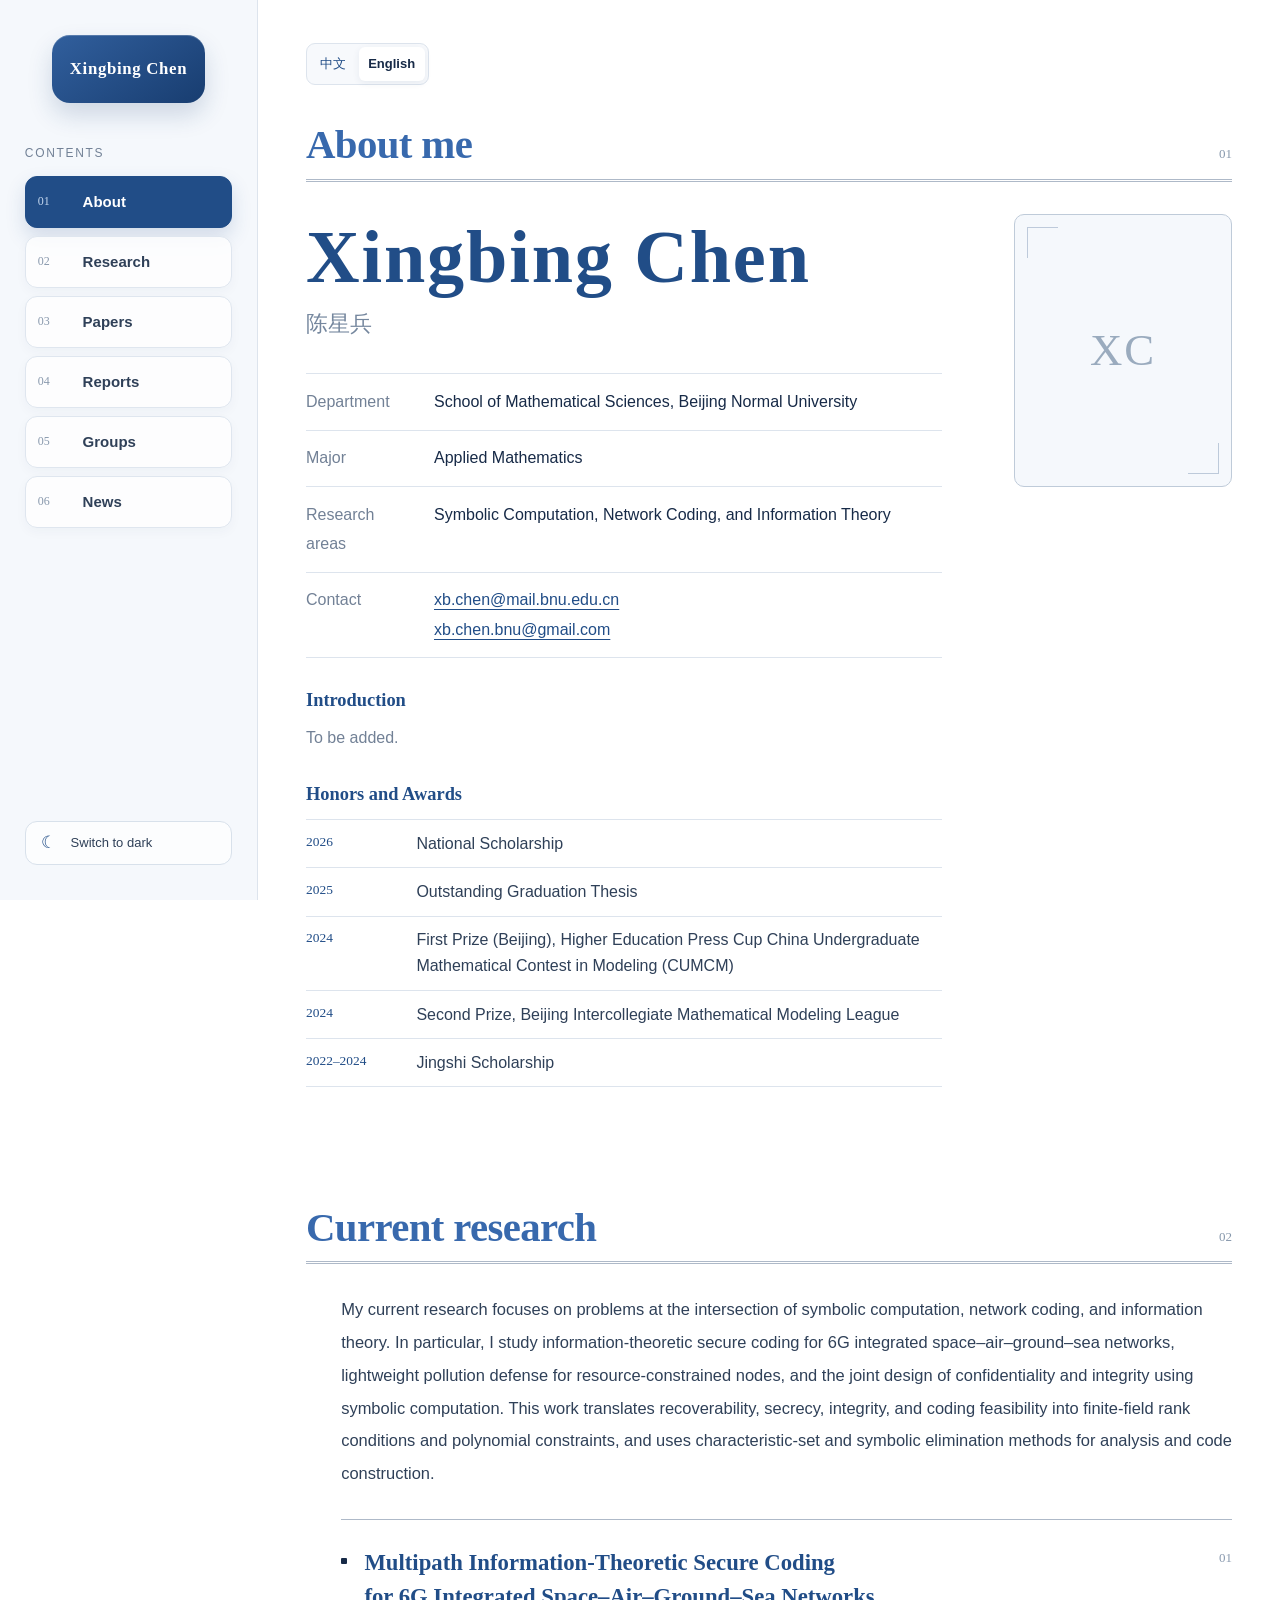
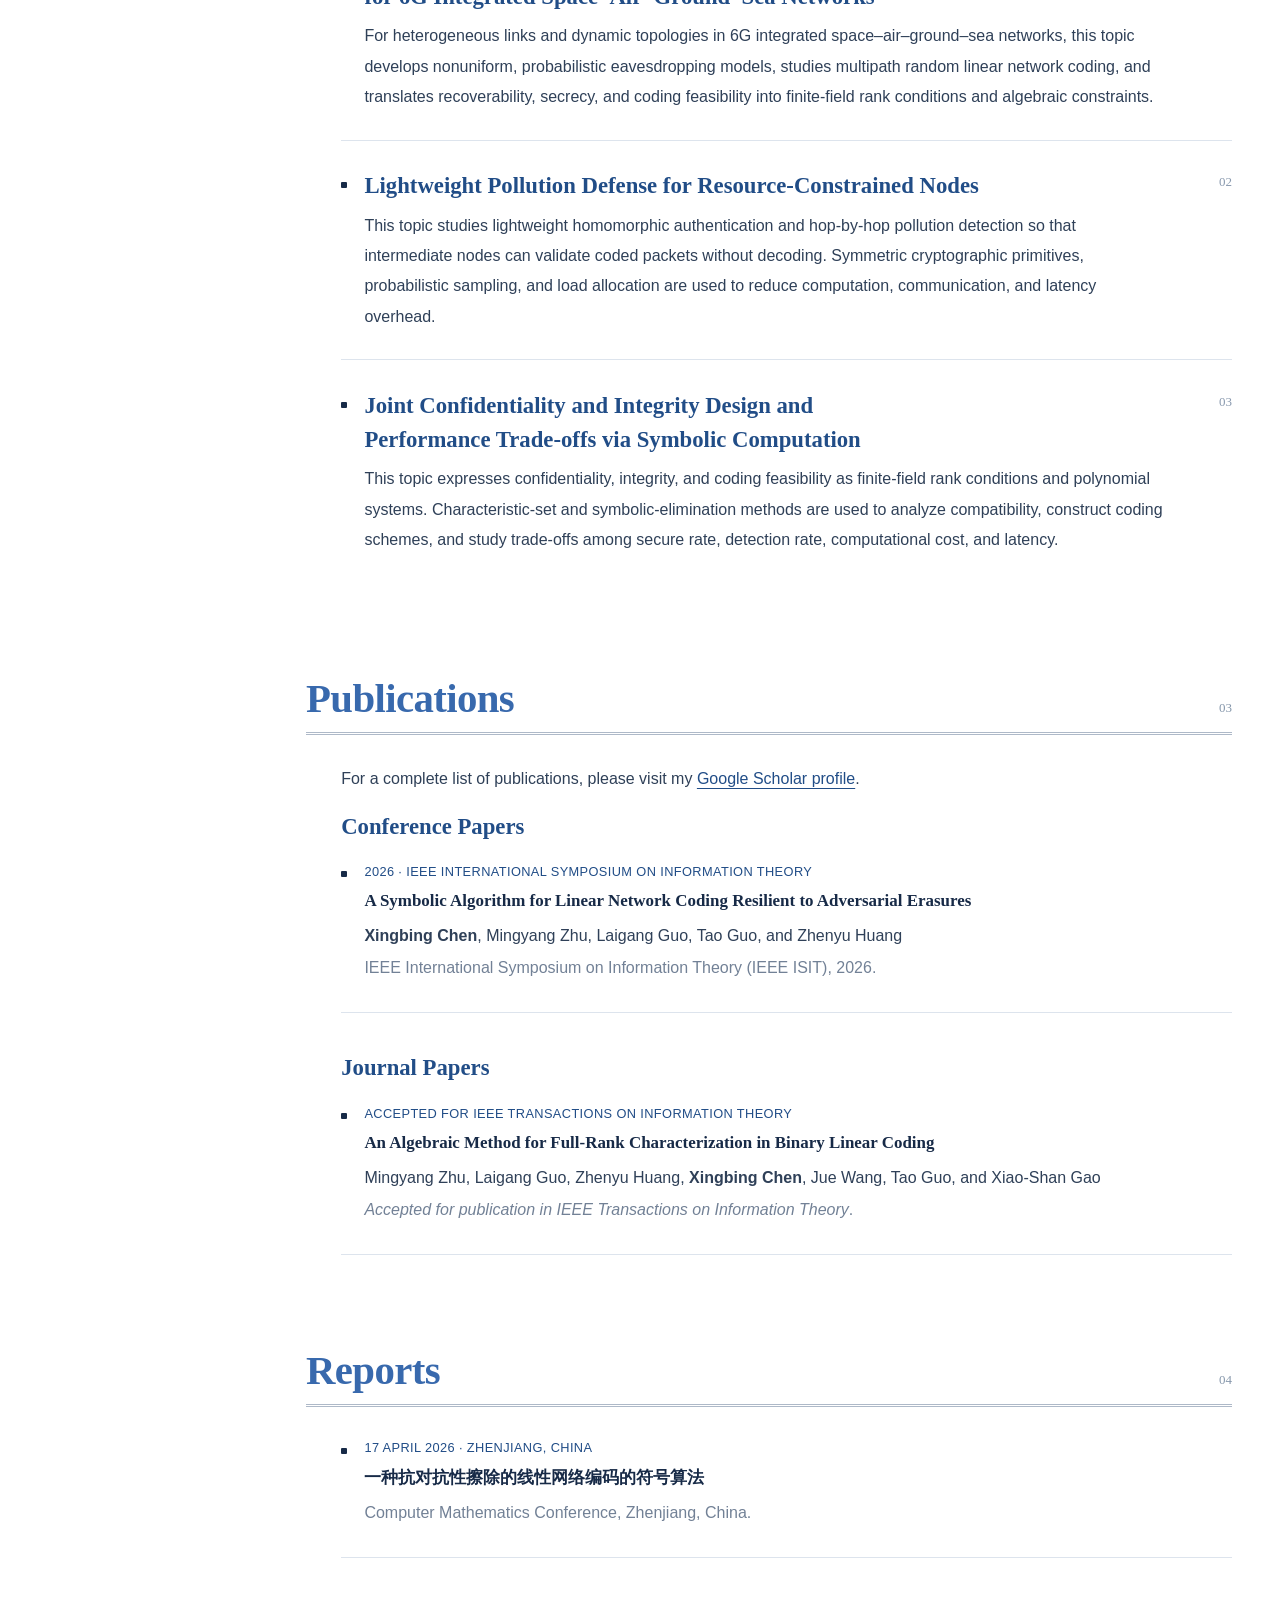
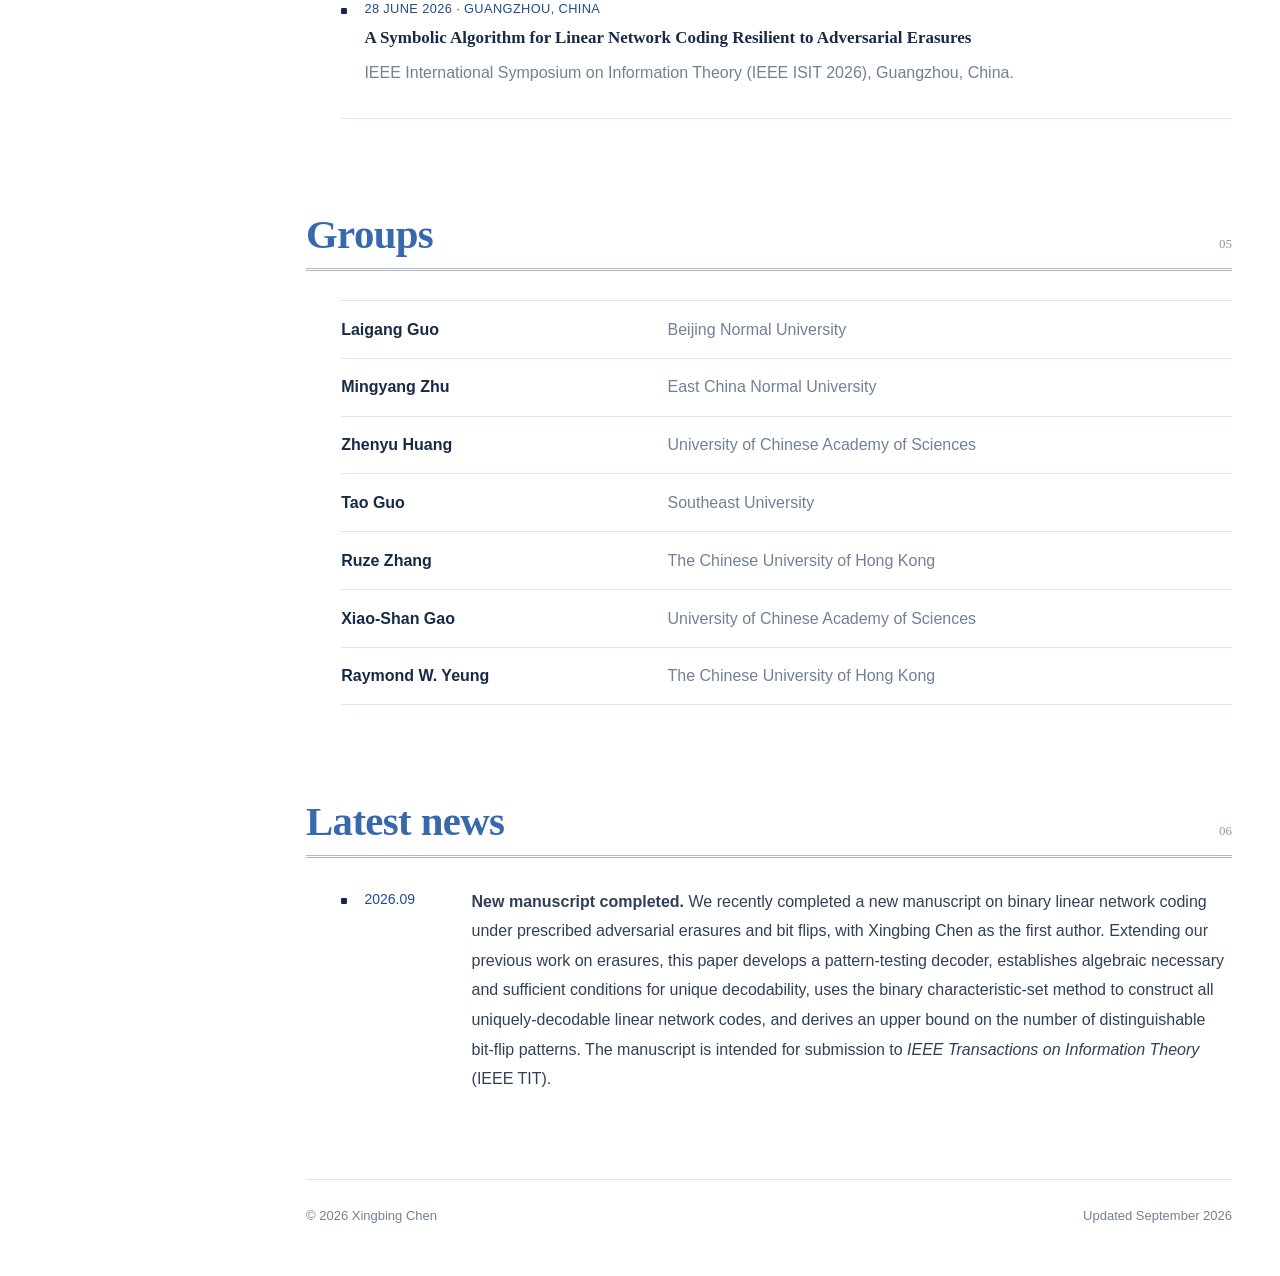
<file: en/index.html>
<!doctype html>
<html lang="en">
<head>
  <meta charset="utf-8">
  <meta name="viewport" content="width=device-width, initial-scale=1">
  <title>Xingbing Chen | 陈星兵</title>
  <meta name="description" content="Academic homepage of Xingbing Chen, School of Mathematical Sciences, Beijing Normal University. Research in symbolic computation, network coding, and information theory.">
  <meta name="author" content="Xingbing Chen">
  <meta name="theme-color" content="#f3f6fb">
  <link rel="canonical" href="https://xingbingchen.github.io/en/">
  <link rel="alternate" hreflang="zh-CN" href="https://xingbingchen.github.io/zh/">
  <link rel="alternate" hreflang="en" href="https://xingbingchen.github.io/en/">
  <link rel="alternate" hreflang="x-default" href="https://xingbingchen.github.io/homepage/">
  <script>
    (() => {
      const key = "xingbing-theme";
      let theme = null;
      try { theme = localStorage.getItem(key); } catch (error) {}
      if (theme !== "light" && theme !== "dark") {
        theme = window.matchMedia && window.matchMedia("(prefers-color-scheme: dark)").matches ? "dark" : "light";
      }
      document.documentElement.dataset.theme = theme;
    })();
  </script>
  <link rel="stylesheet" href="../assets/styles.css?v=20260911-profile-honors">
  <script src="../assets/site.js?v=20260910-theme" defer></script>
</head>
<body>
  <a class="skip-link" href="#main">Skip to content</a>

  <aside class="sidebar">
    <div class="sidebar-inner">
      <a class="character-tile" href="#top" aria-label="Xingbing Chen">
        <span aria-hidden="true">Xingbing Chen</span>
      </a>
      <nav class="section-nav" aria-label="Contents">
        <p class="nav-title">Contents</p>
        <div class="nav-grid">
          <a class="nav-tile is-active" href="#about" data-section="about" aria-current="location">
            <span class="nav-number">01</span>
            <span class="nav-label">About</span>
          </a>
          <a class="nav-tile" href="#research" data-section="research">
            <span class="nav-number">02</span>
            <span class="nav-label">Research</span>
          </a>
          <a class="nav-tile" href="#publications" data-section="publications">
            <span class="nav-number">03</span>
            <span class="nav-label">Papers</span>
          </a>
          <a class="nav-tile" href="#reports" data-section="reports">
            <span class="nav-number">04</span>
            <span class="nav-label">Reports</span>
          </a>
          <a class="nav-tile" href="#groups" data-section="groups">
            <span class="nav-number">05</span>
            <span class="nav-label">Groups</span>
          </a>
          <a class="nav-tile" href="#news" data-section="news">
            <span class="nav-number">06</span>
            <span class="nav-label">News</span>
          </a>
        </div>
      </nav>
      <div class="sidebar-footer">
        <button
          class="theme-toggle"
          type="button"
          data-theme-toggle
          data-light-label="Switch to light"
          data-dark-label="Switch to dark"
          aria-pressed="false"
        >
          <span class="theme-icon" data-theme-icon aria-hidden="true">☾</span>
          <span data-theme-label>Switch to dark</span>
        </button>
      </div>
    </div>
  </aside>

  <main id="main" class="main-content" tabindex="-1">
    <div class="page-tools" id="top">
      <div class="language-switch" aria-label="Language"><a href="../zh/" lang="zh-CN" hreflang="zh-CN">中文</a><span aria-current="page">English</span></div>
    </div>

    <section class="content-section about-section" id="about" aria-labelledby="about-title">
      <header class="section-header">
        <span class="section-number">01</span>
        <h2 id="about-title">About me</h2>
      </header>
      <div class="profile-hero about-profile">
        <div class="hero-copy">
          <h1 id="page-title">Xingbing Chen</h1>
          <p class="english-name" lang="zh-CN">陈星兵</p>
          <dl class="profile-facts">
            <div><dt>Department</dt><dd>School of Mathematical Sciences, Beijing Normal University</dd></div>
            <div><dt>Major</dt><dd>Applied Mathematics</dd></div>
            <div><dt>Research areas</dt><dd>Symbolic Computation, Network Coding, and Information Theory</dd></div>
            <div><dt>Contact</dt><dd><a href="mailto:xb.chen@mail.bnu.edu.cn">xb.chen@mail.bnu.edu.cn</a><br><a href="mailto:xb.chen.bnu@gmail.com">xb.chen.bnu@gmail.com</a></dd></div>
          </dl>
          <div class="profile-introduction">
            <h3>Introduction</h3>
            <p class="muted">To be added.</p>
          </div>
          <div class="profile-honors">
            <h3>Honors and Awards</h3>
            <ul class="honors-list">
              <li><span class="honor-year">2026</span><span>National Scholarship</span></li>
              <li><span class="honor-year">2025</span><span>Outstanding Graduation Thesis</span></li>
              <!-- <li><span class="honor-year">2024</span><span>Jingshi Competition Scholarship</span></li> -->
              <li><span class="honor-year">2024</span><span>First Prize (Beijing), Higher Education Press Cup China Undergraduate Mathematical Contest in Modeling (CUMCM)</span></li>
              <li><span class="honor-year">2024</span><span>Second Prize, Beijing Intercollegiate Mathematical Modeling League</span></li>
              <li><span class="honor-year">2022–2024</span><span>Jingshi Scholarship</span></li>
              <!-- <li><span class="honor-year">2022–2024</span><span>Jingshi Incentive Grant</span></li> -->
            </ul>
          </div>
        </div>
        <figure class="portrait-slot" aria-label="Portrait">
          <div class="portrait-frame">
            <span class="portrait-monogram" aria-hidden="true">XC</span>
          </div>
        </figure>
      </div>
    </section>

    <section class="content-section" id="research" aria-labelledby="research-title">
      <header class="section-header">
        <span class="section-number">02</span>
        <h2 id="research-title">Current research</h2>
      </header>
      <div class="section-body prose">
        <p>My current research focuses on problems at the intersection of symbolic computation, network coding, and information theory. In particular, I study information-theoretic secure coding for 6G integrated space–air–ground–sea networks, lightweight pollution defense for resource-constrained nodes, and the joint design of confidentiality and integrity using symbolic computation. This work translates recoverability, secrecy, integrity, and coding feasibility into finite-field rank conditions and polynomial constraints, and uses characteristic-set and symbolic elimination methods for analysis and code construction.</p>
      </div>
      <div class="research-grid" aria-label="Current research topics">
        <article class="research-card">
          <span class="card-index" aria-hidden="true">01</span>
          <h3>Multipath Information-Theoretic Secure Coding for 6G Integrated Space–Air–Ground–Sea Networks</h3>
          <p>For heterogeneous links and dynamic topologies in 6G integrated space–air–ground–sea networks, this topic develops nonuniform, probabilistic eavesdropping models, studies multipath random linear network coding, and translates recoverability, secrecy, and coding feasibility into finite-field rank conditions and algebraic constraints.</p>
        </article>
        <article class="research-card">
          <span class="card-index" aria-hidden="true">02</span>
          <h3>Lightweight Pollution Defense for Resource-Constrained Nodes</h3>
          <p>This topic studies lightweight homomorphic authentication and hop-by-hop pollution detection so that intermediate nodes can validate coded packets without decoding. Symmetric cryptographic primitives, probabilistic sampling, and load allocation are used to reduce computation, communication, and latency overhead.</p>
        </article>
        <article class="research-card">
          <span class="card-index" aria-hidden="true">03</span>
          <h3>Joint Confidentiality and Integrity Design and Performance Trade-offs via Symbolic Computation</h3>
          <p>This topic expresses confidentiality, integrity, and coding feasibility as finite-field rank conditions and polynomial systems. Characteristic-set and symbolic-elimination methods are used to analyze compatibility, construct coding schemes, and study trade-offs among secure rate, detection rate, computational cost, and latency.</p>
        </article>
      </div>
    </section>

    <section class="content-section" id="publications" aria-labelledby="publications-title">
      <header class="section-header">
        <span class="section-number">03</span>
        <h2 id="publications-title">Publications</h2>
      </header>
      <p class="section-body">For a complete list of publications, please visit my <a href="https://scholar.google.com/citations?user=pNHq0xIAAAAJ" target="_blank" rel="noopener noreferrer">Google Scholar profile</a>.</p>
      <div class="publication-groups">
        <section class="publication-category" aria-labelledby="conference-papers-title">
          <h3 id="conference-papers-title">Conference Papers</h3>
          <article class="publication-item">
            <p class="publication-meta">2026 · IEEE International Symposium on Information Theory</p>
            <h4>A Symbolic Algorithm for Linear Network Coding Resilient to Adversarial Erasures</h4>
            <p class="publication-authors"><strong>Xingbing Chen</strong>, Mingyang Zhu, Laigang Guo, Tao Guo, and Zhenyu Huang</p>
            <p class="publication-venue">IEEE International Symposium on Information Theory (IEEE ISIT), 2026.</p>
          </article>
        </section>
        <section class="publication-category" aria-labelledby="journal-papers-title">
          <h3 id="journal-papers-title">Journal Papers</h3>
          <article class="publication-item">
            <p class="publication-meta">Accepted for IEEE Transactions on Information Theory</p>
            <h4>An Algebraic Method for Full-Rank Characterization in Binary Linear Coding</h4>
            <p class="publication-authors">Mingyang Zhu, Laigang Guo, Zhenyu Huang, <strong>Xingbing Chen</strong>, Jue Wang, Tao Guo, and Xiao-Shan Gao</p>
            <p class="publication-venue"><em>Accepted for publication in IEEE Transactions on Information Theory</em>.</p>
          </article>
        </section>
      </div>
    </section>

    <section class="content-section" id="reports" aria-labelledby="reports-title">
      <header class="section-header">
        <span class="section-number">04</span>
        <h2 id="reports-title">Reports</h2>
      </header>
      <div class="publication-groups report-list">
        <article class="publication-item">
          <p class="publication-meta"><time datetime="2026-04-17">17 April 2026</time> · Zhenjiang, China</p>
          <h4 lang="zh-CN">一种抗对抗性擦除的线性网络编码的符号算法</h4>
          <p class="publication-venue">Computer Mathematics Conference, Zhenjiang, China.</p>
        </article>
        <article class="publication-item">
          <p class="publication-meta"><time datetime="2026-06-28">28 June 2026</time> · Guangzhou, China</p>
          <h4>A Symbolic Algorithm for Linear Network Coding Resilient to Adversarial Erasures</h4>
          <p class="publication-venue">IEEE International Symposium on Information Theory (IEEE ISIT 2026), Guangzhou, China.</p>
        </article>
      </div>
    </section>

    <section class="content-section" id="groups" aria-labelledby="groups-title">
      <header class="section-header">
        <span class="section-number">05</span>
        <h2 id="groups-title">Groups</h2>
      </header>
      <ul class="group-list">
        <li><span class="group-member">Laigang Guo</span><span class="group-affiliation">Beijing Normal University</span></li>
        <li><span class="group-member">Mingyang Zhu</span><span class="group-affiliation">East China Normal University</span></li>
        <li><span class="group-member">Zhenyu Huang</span><span class="group-affiliation">University of Chinese Academy of Sciences</span></li>
        <li><span class="group-member">Tao Guo</span><span class="group-affiliation">Southeast University</span></li>
        <li><span class="group-member">Ruze Zhang</span><span class="group-affiliation">The Chinese University of Hong Kong</span></li>
        <li><span class="group-member">Xiao-Shan Gao</span><span class="group-affiliation">University of Chinese Academy of Sciences</span></li>
        <li><span class="group-member">Raymond W. Yeung</span><span class="group-affiliation">The Chinese University of Hong Kong</span></li>
      </ul>
    </section>

    <section class="content-section" id="news" aria-labelledby="news-title">
      <header class="section-header">
        <span class="section-number">06</span>
        <h2 id="news-title">Latest news</h2>
      </header>
      <article class="news-item">
        <time datetime="2026-09">2026.09</time>
        <p><strong>New manuscript completed.</strong> We recently completed a new manuscript on binary linear network coding under prescribed adversarial erasures and bit flips, with Xingbing Chen as the first author. Extending our previous work on erasures, this paper develops a pattern-testing decoder, establishes algebraic necessary and sufficient conditions for unique decodability, uses the binary characteristic-set method to construct all uniquely-decodable linear network codes, and derives an upper bound on the number of distinguishable bit-flip patterns. The manuscript is intended for submission to <em>IEEE Transactions on Information Theory</em> (IEEE TIT).</p>
      </article>
    </section>

    <footer class="site-footer">
      <span>© 2026 Xingbing Chen</span>
      <span>Updated September 2026</span>
    </footer>
  </main>
</body>
</html>
</file>
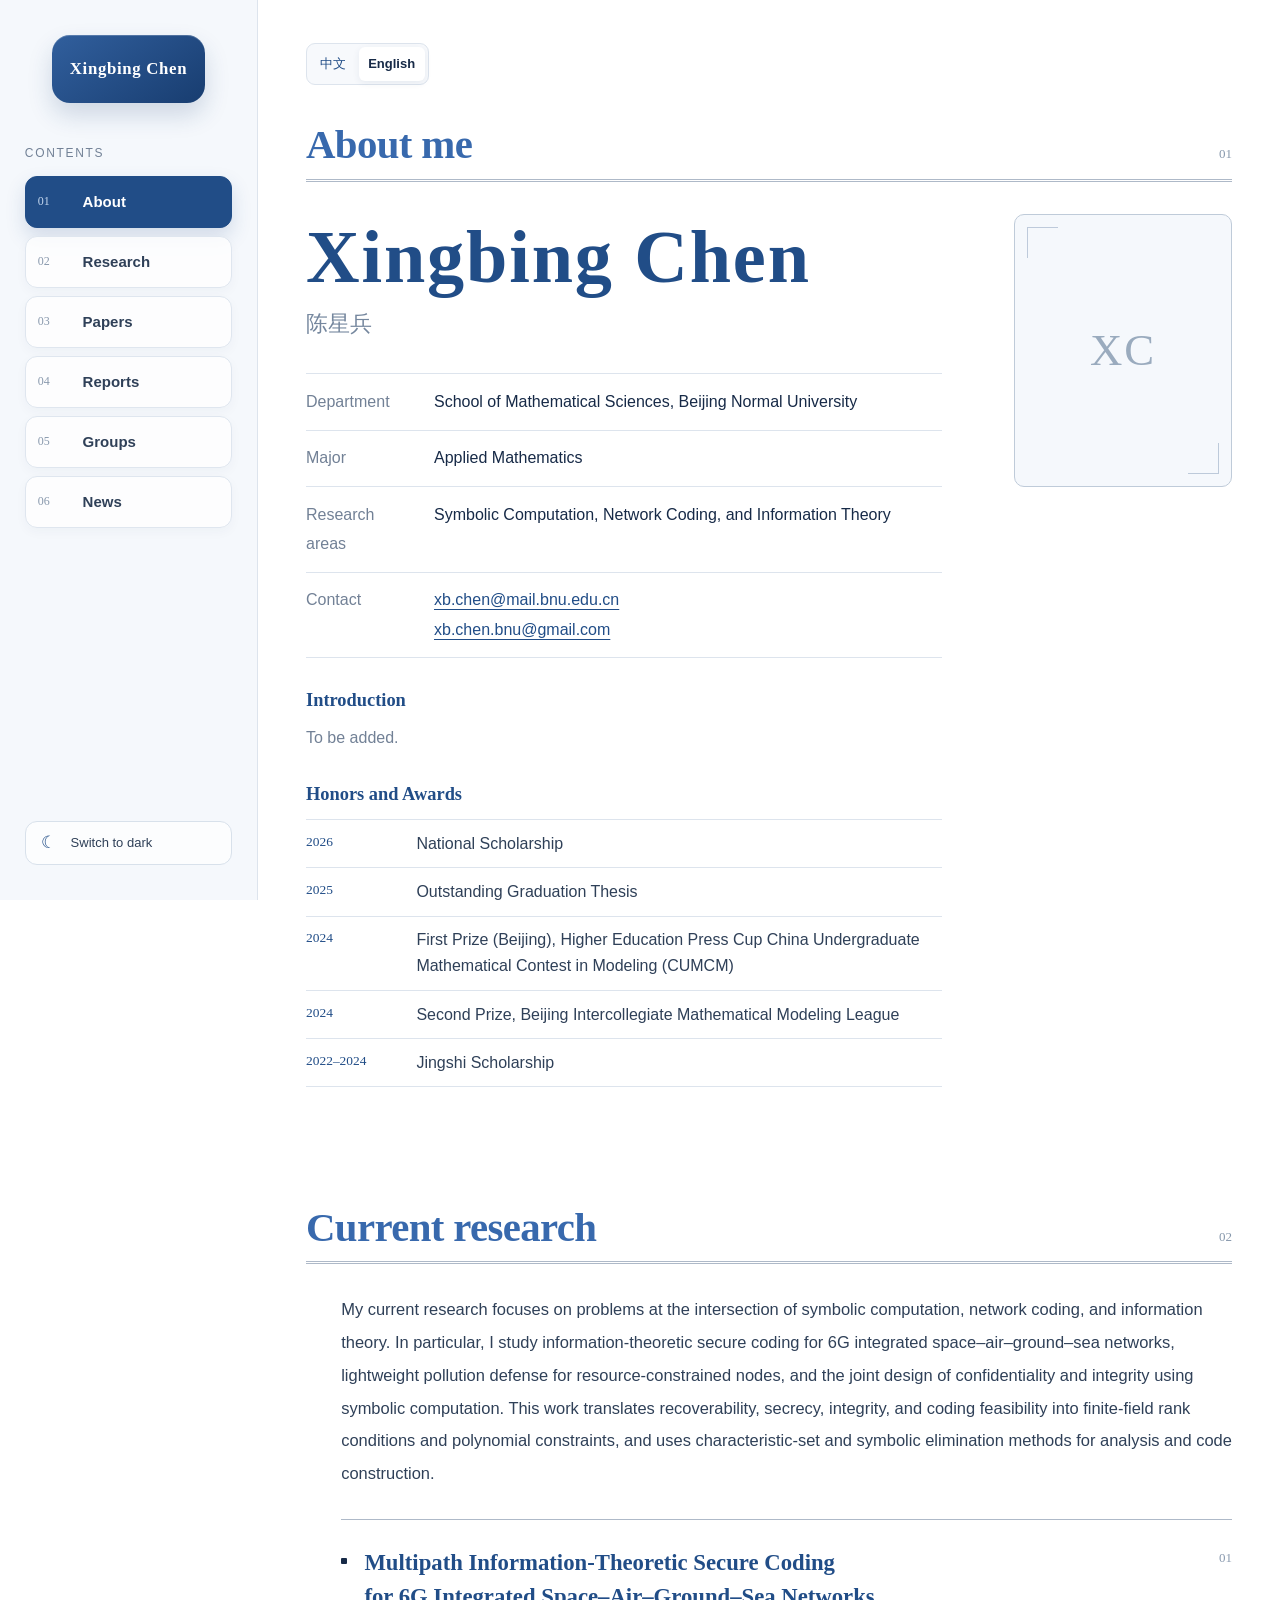
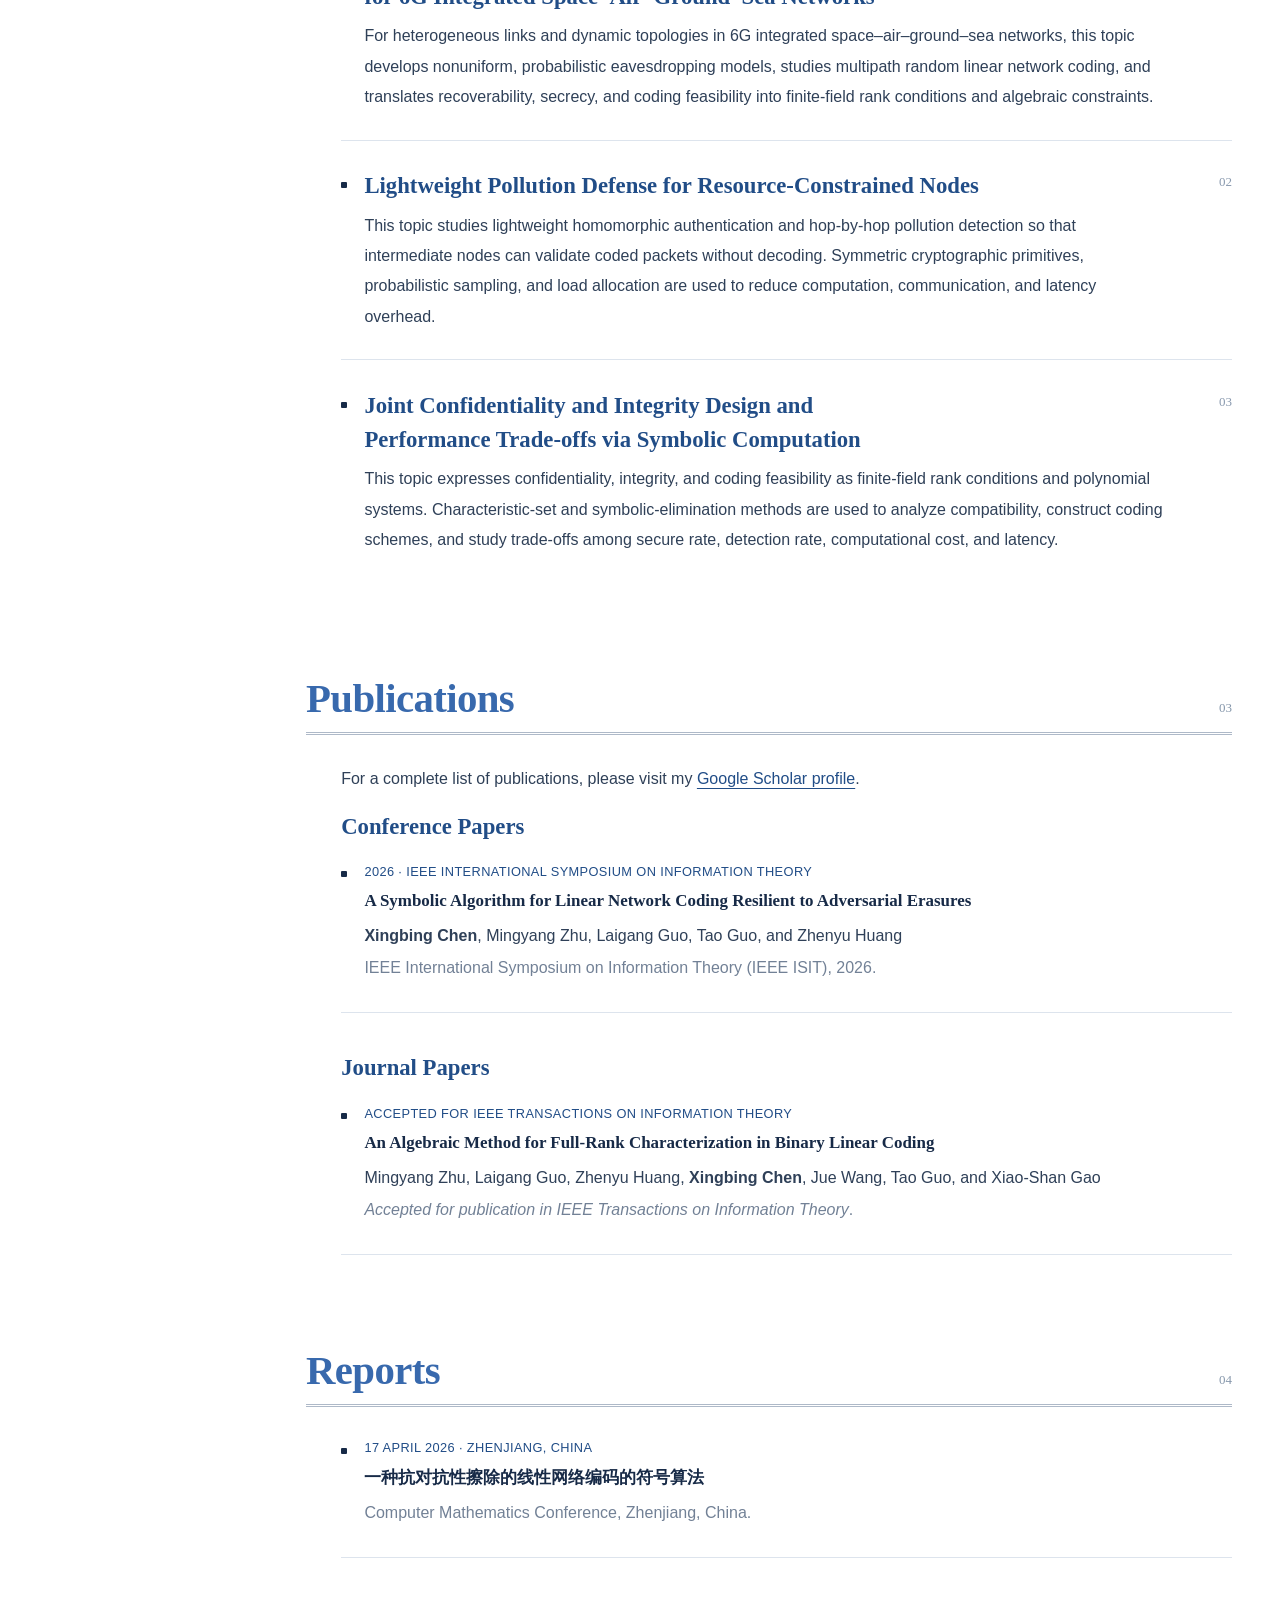
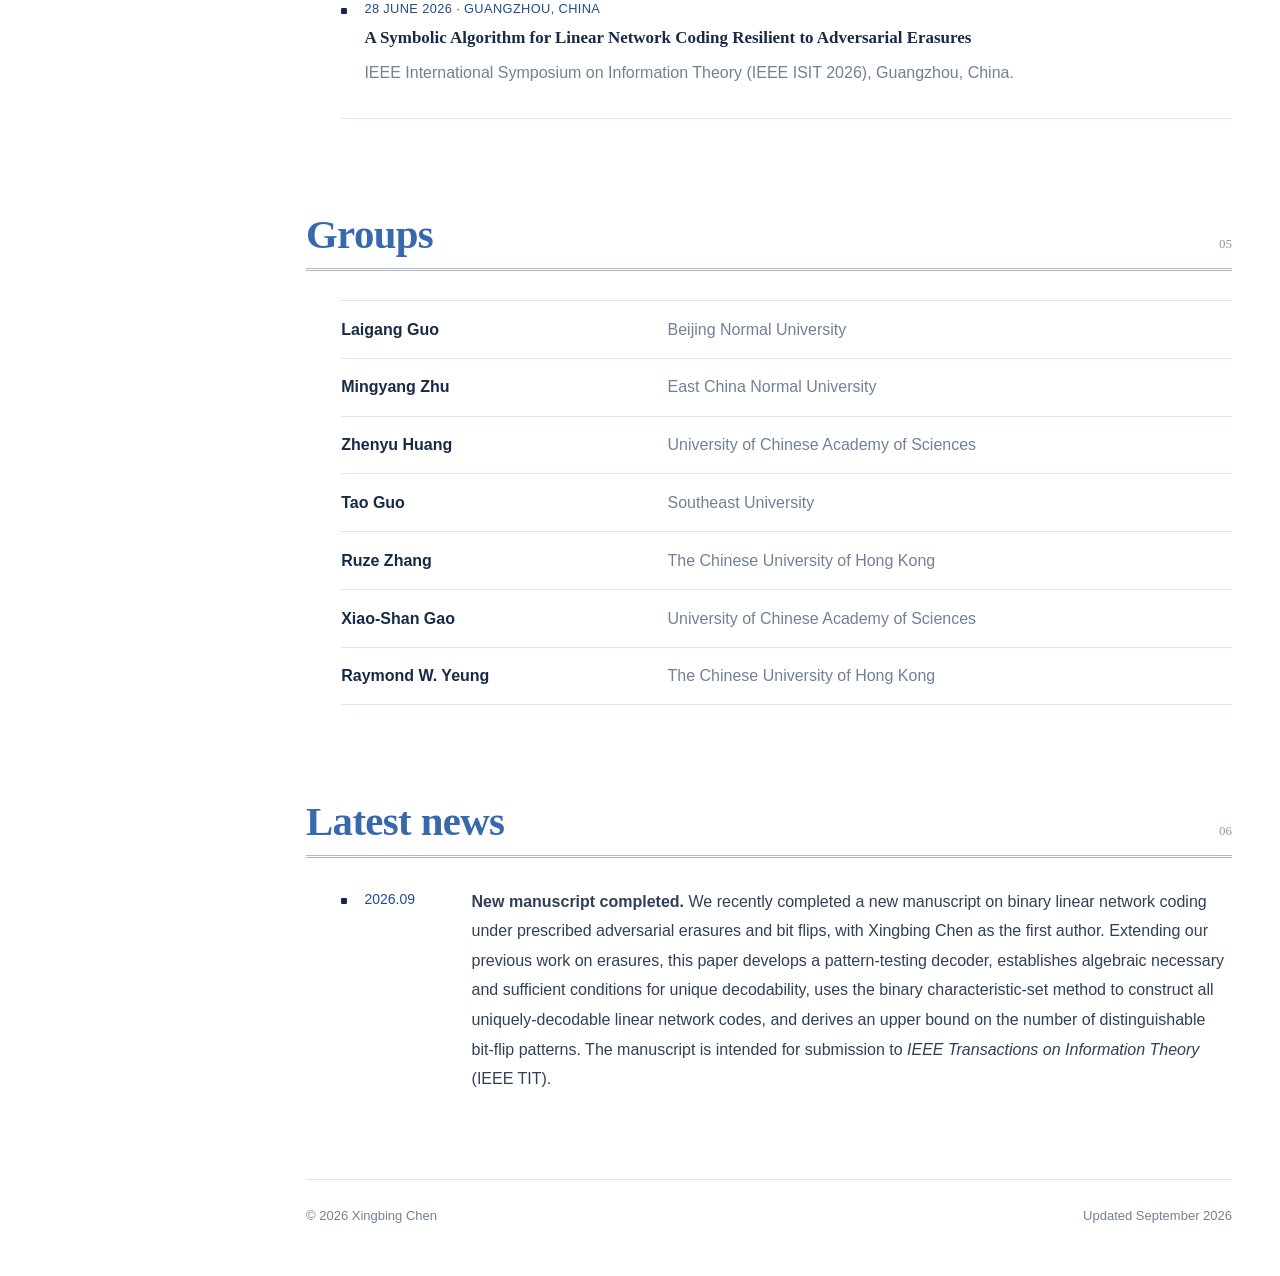
<file: homepage/index.html>
<!doctype html>
<html lang="en">
<head>
  <meta charset="utf-8">
  <meta name="viewport" content="width=device-width, initial-scale=1">
  <title>Xingbing Chen</title>
  <meta name="robots" content="noindex">
  <meta http-equiv="refresh" content="0; url=../en/">
  <link rel="canonical" href="https://xingbingchen.github.io/en/">
  <link rel="alternate" hreflang="zh-CN" href="https://xingbingchen.github.io/zh/">
  <link rel="alternate" hreflang="en" href="https://xingbingchen.github.io/en/">
  <link rel="alternate" hreflang="x-default" href="https://xingbingchen.github.io/homepage/">
  <script>
    const target = "../en/" + window.location.search + window.location.hash;
    window.location.replace(target);
  </script>
</head>
<body>
  <p>Redirecting to the <a href="../en/">English homepage</a>…</p>
</body>
</html>
</file>
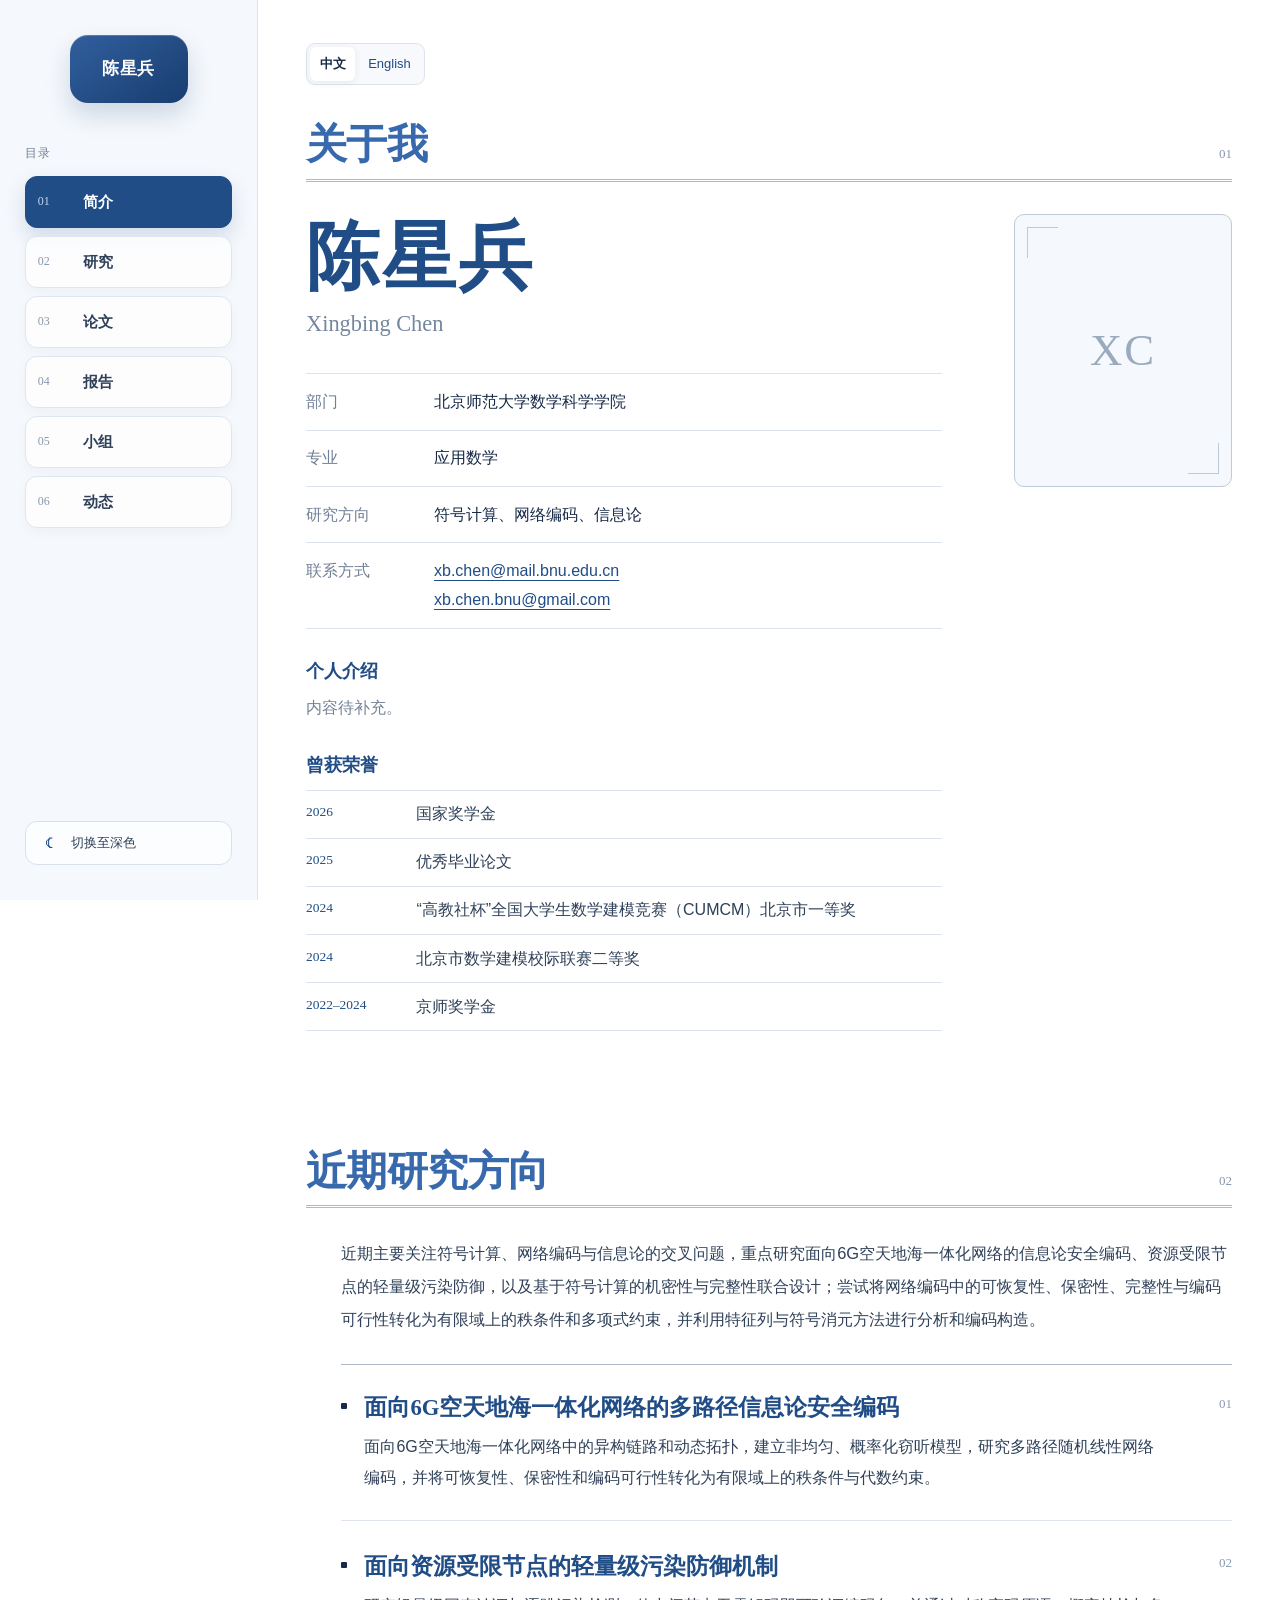
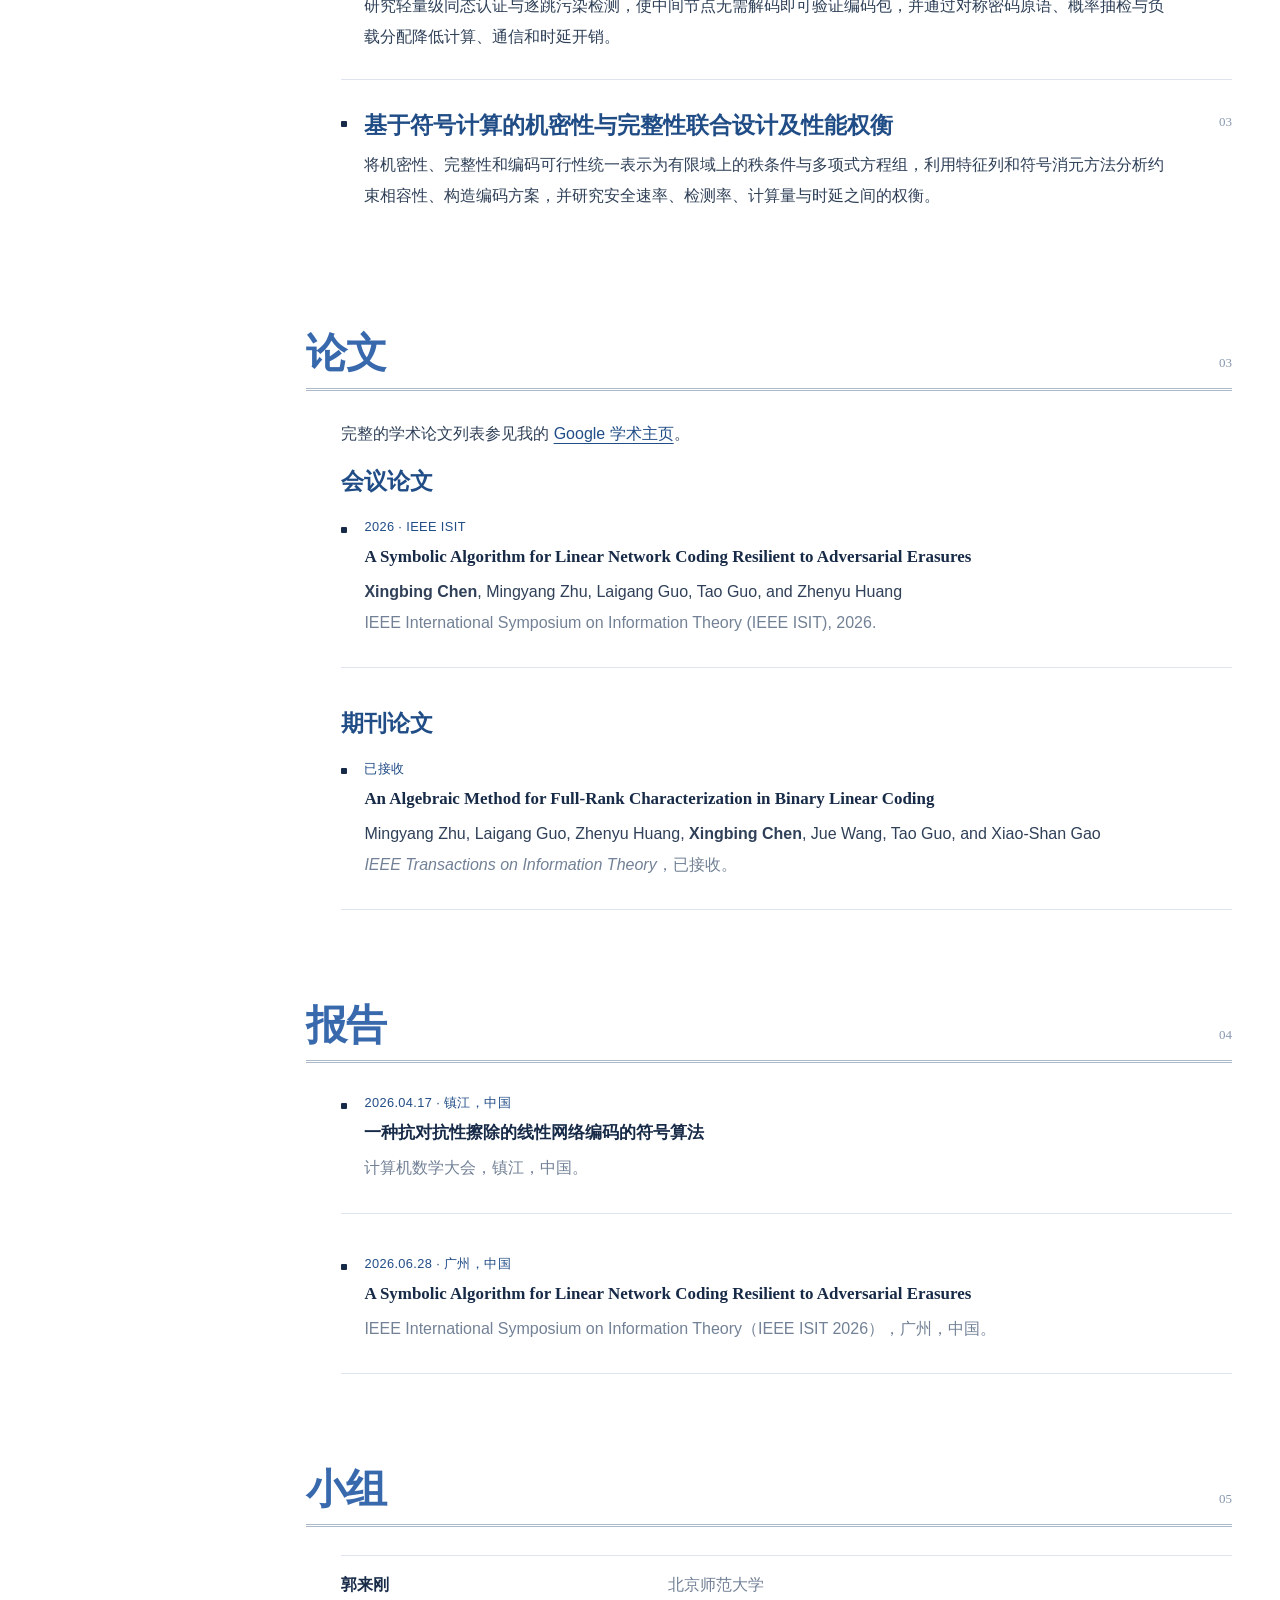
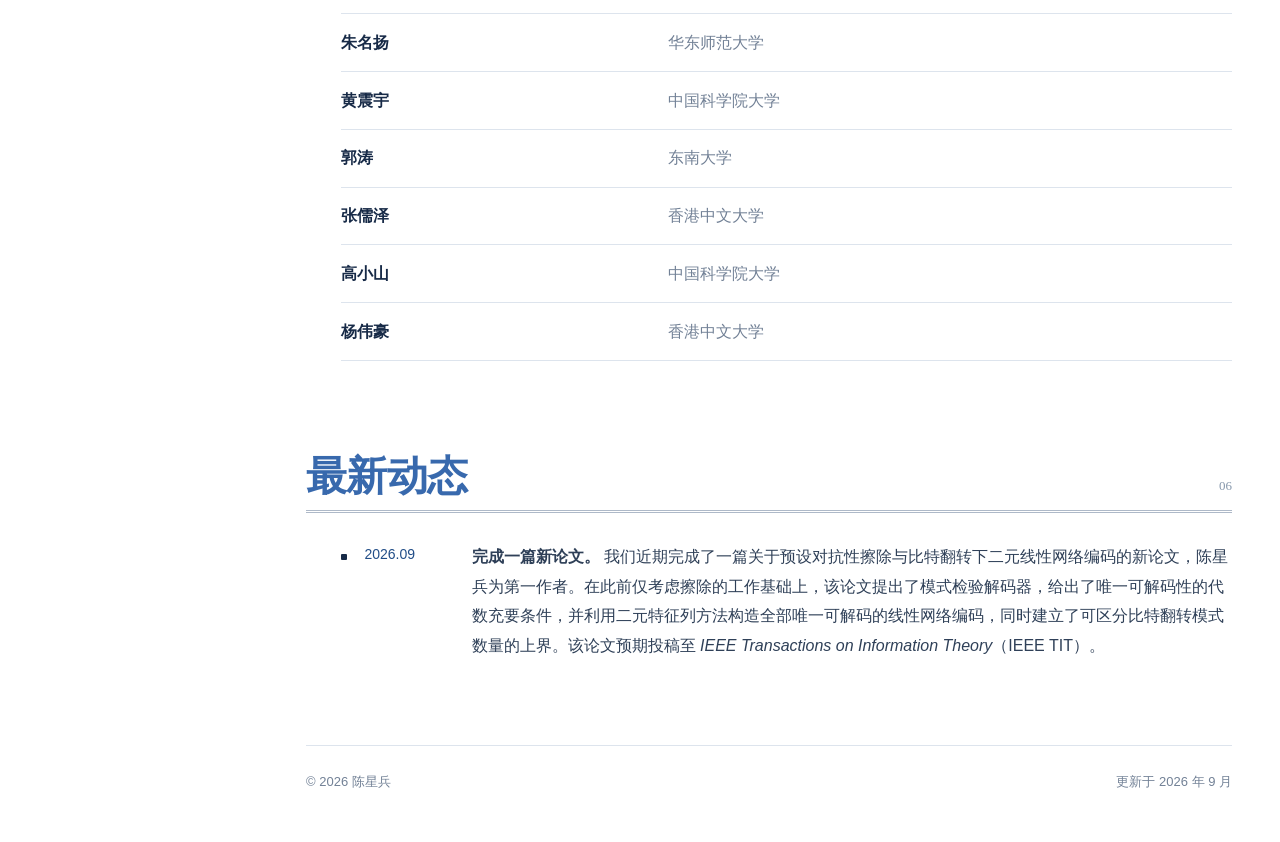
<file: zh/index.html>
<!doctype html>
<html lang="zh-CN">
<head>
  <meta charset="utf-8">
  <meta name="viewport" content="width=device-width, initial-scale=1">
  <title>陈星兵 | Xingbing Chen</title>
  <meta name="description" content="陈星兵的学术主页。北京师范大学数学科学学院，研究方向为符号计算、网络编码与信息论。">
  <meta name="author" content="Xingbing Chen">
  <meta name="theme-color" content="#f3f6fb">
  <link rel="canonical" href="https://xingbingchen.github.io/zh/">
  <link rel="alternate" hreflang="zh-CN" href="https://xingbingchen.github.io/zh/">
  <link rel="alternate" hreflang="en" href="https://xingbingchen.github.io/en/">
  <link rel="alternate" hreflang="x-default" href="https://xingbingchen.github.io/homepage/">
  <script>
    (() => {
      const key = "xingbing-theme";
      let theme = null;
      try { theme = localStorage.getItem(key); } catch (error) {}
      if (theme !== "light" && theme !== "dark") {
        theme = window.matchMedia && window.matchMedia("(prefers-color-scheme: dark)").matches ? "dark" : "light";
      }
      document.documentElement.dataset.theme = theme;
    })();
  </script>
  <link rel="stylesheet" href="../assets/styles.css?v=20260911-profile-honors">
  <script src="../assets/site.js?v=20260910-theme" defer></script>
</head>
<body>
  <a class="skip-link" href="#main">跳至正文</a>

  <aside class="sidebar">
    <div class="sidebar-inner">
      <a class="character-tile" href="#top" aria-label="陈星兵">
        <span aria-hidden="true">陈星兵</span>
      </a>
      <nav class="section-nav" aria-label="目录">
        <p class="nav-title">目录</p>
        <div class="nav-grid">
          <a class="nav-tile is-active" href="#about" data-section="about" aria-current="location">
            <span class="nav-number">01</span>
            <span class="nav-label">简介</span>
          </a>
          <a class="nav-tile" href="#research" data-section="research">
            <span class="nav-number">02</span>
            <span class="nav-label">研究</span>
          </a>
          <a class="nav-tile" href="#publications" data-section="publications">
            <span class="nav-number">03</span>
            <span class="nav-label">论文</span>
          </a>
          <a class="nav-tile" href="#reports" data-section="reports">
            <span class="nav-number">04</span>
            <span class="nav-label">报告</span>
          </a>
          <a class="nav-tile" href="#groups" data-section="groups">
            <span class="nav-number">05</span>
            <span class="nav-label">小组</span>
          </a>
          <a class="nav-tile" href="#news" data-section="news">
            <span class="nav-number">06</span>
            <span class="nav-label">动态</span>
          </a>
        </div>
      </nav>
      <div class="sidebar-footer">
        <button
          class="theme-toggle"
          type="button"
          data-theme-toggle
          data-light-label="切换至浅色"
          data-dark-label="切换至深色"
          aria-pressed="false"
        >
          <span class="theme-icon" data-theme-icon aria-hidden="true">☾</span>
          <span data-theme-label>切换至深色</span>
        </button>
      </div>
    </div>
  </aside>

  <main id="main" class="main-content" tabindex="-1">
    <div class="page-tools" id="top">
      <div class="language-switch" aria-label="Language"><span aria-current="page">中文</span><a href="../en/" lang="en" hreflang="en">English</a></div>
    </div>

    <section class="content-section about-section" id="about" aria-labelledby="about-title">
      <header class="section-header">
        <span class="section-number">01</span>
        <h2 id="about-title">关于我</h2>
      </header>
      <div class="profile-hero about-profile">
        <div class="hero-copy">
          <h1 id="page-title">陈星兵</h1>
          <p class="english-name" lang="en">Xingbing Chen</p>
          <dl class="profile-facts">
            <div><dt>部门</dt><dd>北京师范大学数学科学学院</dd></div>
            <div><dt>专业</dt><dd>应用数学</dd></div>
            <div><dt>研究方向</dt><dd>符号计算、网络编码、信息论</dd></div>
            <div><dt>联系方式</dt><dd><a href="mailto:xb.chen@mail.bnu.edu.cn">xb.chen@mail.bnu.edu.cn</a><br><a href="mailto:xb.chen.bnu@gmail.com">xb.chen.bnu@gmail.com</a></dd></div>
          </dl>
          <div class="profile-introduction">
            <h3>个人介绍</h3>
            <p class="muted">内容待补充。</p>
          </div>
          <div class="profile-honors">
            <h3>曾获荣誉</h3>
            <ul class="honors-list">
              <li><span class="honor-year">2026</span><span>国家奖学金</span></li>
              <li><span class="honor-year">2025</span><span>优秀毕业论文</span></li>
              <!-- <li><span class="honor-year">2024</span><span>京师竞赛奖学金</span></li> -->
              <li><span class="honor-year">2024</span><span>“高教社杯”全国大学生数学建模竞赛（CUMCM）北京市一等奖</span></li>
              <li><span class="honor-year">2024</span><span>北京市数学建模校际联赛二等奖</span></li>
              <li><span class="honor-year">2022–2024</span><span>京师奖学金</span></li>
              <!-- <li><span class="honor-year">2022–2024</span><span>京师奖励性助学金</span></li> -->
            </ul>
          </div>
        </div>
        <figure class="portrait-slot" aria-label="个人照片">
          <div class="portrait-frame">
            <span class="portrait-monogram" aria-hidden="true">XC</span>
          </div>
        </figure>
      </div>
    </section>

    <section class="content-section" id="research" aria-labelledby="research-title">
      <header class="section-header">
        <span class="section-number">02</span>
        <h2 id="research-title">近期研究方向</h2>
      </header>
      <div class="section-body prose">
        <p>近期主要关注符号计算、网络编码与信息论的交叉问题，重点研究面向6G空天地海一体化网络的信息论安全编码、资源受限节点的轻量级污染防御，以及基于符号计算的机密性与完整性联合设计；尝试将网络编码中的可恢复性、保密性、完整性与编码可行性转化为有限域上的秩条件和多项式约束，并利用特征列与符号消元方法进行分析和编码构造。</p>
      </div>
      <div class="research-grid" aria-label="近期研究课题">
        <article class="research-card">
          <span class="card-index" aria-hidden="true">01</span>
          <h3>面向6G空天地海一体化网络的多路径信息论安全编码</h3>
          <p>面向6G空天地海一体化网络中的异构链路和动态拓扑，建立非均匀、概率化窃听模型，研究多路径随机线性网络编码，并将可恢复性、保密性和编码可行性转化为有限域上的秩条件与代数约束。</p>
        </article>
        <article class="research-card">
          <span class="card-index" aria-hidden="true">02</span>
          <h3>面向资源受限节点的轻量级污染防御机制</h3>
          <p>研究轻量级同态认证与逐跳污染检测，使中间节点无需解码即可验证编码包，并通过对称密码原语、概率抽检与负载分配降低计算、通信和时延开销。</p>
        </article>
        <article class="research-card">
          <span class="card-index" aria-hidden="true">03</span>
          <h3>基于符号计算的机密性与完整性联合设计及性能权衡</h3>
          <p>将机密性、完整性和编码可行性统一表示为有限域上的秩条件与多项式方程组，利用特征列和符号消元方法分析约束相容性、构造编码方案，并研究安全速率、检测率、计算量与时延之间的权衡。</p>
        </article>
      </div>
    </section>

    <section class="content-section" id="publications" aria-labelledby="publications-title">
      <header class="section-header">
        <span class="section-number">03</span>
        <h2 id="publications-title">论文</h2>
      </header>
      <p class="section-body">完整的学术论文列表参见我的 <a href="https://scholar.google.com/citations?user=pNHq0xIAAAAJ" target="_blank" rel="noopener noreferrer">Google 学术主页</a>。</p>
      <div class="publication-groups">
        <section class="publication-category" aria-labelledby="conference-papers-title">
          <h3 id="conference-papers-title">会议论文</h3>
          <article class="publication-item">
            <p class="publication-meta">2026 · IEEE ISIT</p>
            <h4>A Symbolic Algorithm for Linear Network Coding Resilient to Adversarial Erasures</h4>
            <p class="publication-authors"><strong>Xingbing Chen</strong>, Mingyang Zhu, Laigang Guo, Tao Guo, and Zhenyu Huang</p>
            <p class="publication-venue">IEEE International Symposium on Information Theory (IEEE ISIT), 2026.</p>
          </article>
        </section>
        <section class="publication-category" aria-labelledby="journal-papers-title">
          <h3 id="journal-papers-title">期刊论文</h3>
          <article class="publication-item">
            <p class="publication-meta">已接收</p>
            <h4>An Algebraic Method for Full-Rank Characterization in Binary Linear Coding</h4>
            <p class="publication-authors">Mingyang Zhu, Laigang Guo, Zhenyu Huang, <strong>Xingbing Chen</strong>, Jue Wang, Tao Guo, and Xiao-Shan Gao</p>
            <p class="publication-venue"><em>IEEE Transactions on Information Theory</em>，已接收。</p>
          </article>
        </section>
      </div>
    </section>

    <section class="content-section" id="reports" aria-labelledby="reports-title">
      <header class="section-header">
        <span class="section-number">04</span>
        <h2 id="reports-title">报告</h2>
      </header>
      <div class="publication-groups report-list">
        <article class="publication-item">
          <p class="publication-meta"><time datetime="2026-04-17">2026.04.17</time> · 镇江，中国</p>
          <h4>一种抗对抗性擦除的线性网络编码的符号算法</h4>
          <p class="publication-venue">计算机数学大会，镇江，中国。</p>
        </article>
        <article class="publication-item">
          <p class="publication-meta"><time datetime="2026-06-28">2026.06.28</time> · 广州，中国</p>
          <h4>A Symbolic Algorithm for Linear Network Coding Resilient to Adversarial Erasures</h4>
          <p class="publication-venue">IEEE International Symposium on Information Theory（IEEE ISIT 2026），广州，中国。</p>
        </article>
      </div>
    </section>

    <section class="content-section" id="groups" aria-labelledby="groups-title">
      <header class="section-header">
        <span class="section-number">05</span>
        <h2 id="groups-title">小组</h2>
      </header>
      <ul class="group-list">
        <li><span class="group-member">郭来刚</span><span class="group-affiliation">北京师范大学</span></li>
        <li><span class="group-member">朱名扬</span><span class="group-affiliation">华东师范大学</span></li>
        <li><span class="group-member">黄震宇</span><span class="group-affiliation">中国科学院大学</span></li>
        <li><span class="group-member">郭涛</span><span class="group-affiliation">东南大学</span></li>
        <li><span class="group-member">张儒泽</span><span class="group-affiliation">香港中文大学</span></li>
        <li><span class="group-member">高小山</span><span class="group-affiliation">中国科学院大学</span></li>
        <li><span class="group-member">杨伟豪</span><span class="group-affiliation">香港中文大学</span></li>
      </ul>
    </section>

    <section class="content-section" id="news" aria-labelledby="news-title">
      <header class="section-header">
        <span class="section-number">06</span>
        <h2 id="news-title">最新动态</h2>
      </header>
      <article class="news-item">
        <time datetime="2026-09">2026.09</time>
        <p><strong>完成一篇新论文。</strong> 我们近期完成了一篇关于预设对抗性擦除与比特翻转下二元线性网络编码的新论文，陈星兵为第一作者。在此前仅考虑擦除的工作基础上，该论文提出了模式检验解码器，给出了唯一可解码性的代数充要条件，并利用二元特征列方法构造全部唯一可解码的线性网络编码，同时建立了可区分比特翻转模式数量的上界。该论文预期投稿至 <em>IEEE Transactions on Information Theory</em>（IEEE TIT）。</p>
      </article>
    </section>

    <footer class="site-footer">
      <span>© 2026 陈星兵</span>
      <span>更新于 2026 年 9 月</span>
    </footer>
  </main>
</body>
</html>
</file>
<file: assets/styles.css>
:root {
  color-scheme: light;
  --sidebar-width: 258px;
  --ink: #172a47;
  --body: #2f4058;
  --muted: #728196;
  --blue: #3869ad;
  --blue-dark: #214d87;
  --blue-soft: #eef4fb;
  --sidebar: #f5f8fc;
  --surface: #ffffff;
  --line: #aeb9c8;
  --line-soft: #dde4ed;
  --sans: -apple-system, BlinkMacSystemFont, "Segoe UI", "PingFang SC", "Microsoft YaHei", "Noto Sans CJK SC", sans-serif;
  --serif: "Iowan Old Style", "Palatino Linotype", "Songti SC", "SimSun", Georgia, serif;
}

* { box-sizing: border-box; }

html {
  scroll-behavior: smooth;
  scroll-padding-top: 2rem;
}

body {
  margin: 0;
  background: var(--surface);
  color: var(--body);
  font-family: var(--sans);
  font-size: 1rem;
  line-height: 1.85;
  overflow-wrap: anywhere;
  -webkit-text-size-adjust: 100%;
}

a {
  color: var(--blue-dark);
  text-underline-offset: 0.24em;
  text-decoration-thickness: 1px;
}

a:focus-visible {
  outline: 3px solid #82a9dc;
  outline-offset: 4px;
  border-radius: 4px;
}

::selection {
  color: var(--ink);
  background: #d7e6f8;
}

h1, h2, h3, p { margin-top: 0; }
h1, h2, h3 { text-wrap: balance; }

.skip-link {
  position: fixed;
  left: 1rem;
  top: 1rem;
  z-index: 100;
  padding: 0.55rem 1rem;
  transform: translateY(-180%);
  background: var(--ink);
  color: white;
}

.skip-link:focus { transform: translateY(0); }

.sidebar {
  position: fixed;
  inset: 0 auto 0 0;
  z-index: 20;
  width: var(--sidebar-width);
  background: var(--sidebar);
  border-right: 1px solid var(--line-soft);
}

.sidebar-inner {
  height: 100%;
  padding: 2.2rem 1.55rem;
  display: flex;
  flex-direction: column;
  overflow-y: auto;
}

.character-tile {
  width: fit-content;
  min-width: 118px;
  min-height: 68px;
  padding: 0.75rem 1.1rem;
  margin: 0 auto 2.4rem;
  display: grid;
  place-items: center;
  flex: 0 0 auto;
  border-radius: 18px;
  background: linear-gradient(145deg, #315f9d, #183d70);
  color: white;
  box-shadow: 0 12px 25px rgba(30, 69, 118, 0.18), inset 0 1px rgba(255,255,255,0.2);
  font: 600 1.05rem/1.2 var(--serif);
  letter-spacing: 0.04em;
  text-align: center;
  white-space: nowrap;
  text-decoration: none;
  transition: transform 170ms ease, box-shadow 170ms ease;
}

.character-tile:hover {
  transform: translateY(-2px);
  box-shadow: 0 16px 30px rgba(30, 69, 118, 0.23), inset 0 1px rgba(255,255,255,0.2);
}

.nav-title {
  margin: 0 0 0.75rem;
  color: var(--muted);
  font-size: 0.75rem;
  letter-spacing: 0.14em;
  text-transform: uppercase;
}

.nav-grid {
  display: grid;
  grid-template-columns: minmax(0, 1fr);
  gap: 0.5rem;
}

.nav-tile {
  min-height: 52px;
  padding: 0.5rem 0.75rem;
  display: grid;
  grid-template-columns: 2.2rem minmax(0, 1fr);
  align-items: center;
  gap: 0.6rem;
  border: 1px solid #dfe6ef;
  border-radius: 12px;
  background: rgba(255,255,255,0.78);
  color: var(--body);
  box-shadow: 0 4px 12px rgba(38, 65, 99, 0.035);
  text-decoration: none;
  transition: transform 160ms ease, border-color 160ms ease, color 160ms ease, background 160ms ease, box-shadow 160ms ease;
}

.nav-tile:hover {
  transform: translateY(-1px);
  border-color: #b6c8de;
  color: var(--blue-dark);
  box-shadow: 0 7px 16px rgba(38, 65, 99, 0.075);
}

.nav-tile.is-active {
  border-color: var(--blue-dark);
  background: var(--blue-dark);
  color: white;
  box-shadow: 0 9px 19px rgba(33, 77, 135, 0.17);
}

.nav-number {
  color: #8999ad;
  font: 0.75rem/1.3 var(--serif);
}

.nav-tile.is-active .nav-number { color: #c4d7ee; }

.nav-label {
  font-size: 0.9375rem;
  font-weight: 600;
  line-height: 1.35;
}

.main-content {
  width: min(1080px, calc(100% - var(--sidebar-width) - 6rem));
  margin-left: calc(var(--sidebar-width) + 3rem);
  padding: 2.7rem 0 2rem;
}

.page-tools {
  display: flex;
  align-items: center;
  margin-bottom: 2.2rem;
}

.page-tools .language-switch { margin-bottom: 0; }

.profile-hero {
  min-height: 480px;
  padding: 2.2rem 0 4rem;
  display: grid;
  grid-template-columns: minmax(0, 1fr) 218px;
  align-items: center;
  gap: 4.5rem;
  border-bottom: 3px double var(--line);
  background: transparent;
  scroll-margin-top: 2rem;
}

.about-profile {
  min-height: 0;
  padding: 0.25rem 0 1.5rem;
  align-items: start;
  border-bottom: 0;
}

.hero-copy { min-width: 0; }

.language-switch {
  display: inline-flex;
  align-items: center;
  gap: 0.2rem;
  margin-bottom: 3rem;
  padding: 0.2rem;
  border: 1px solid var(--line-soft);
  border-radius: 9px;
  background: #f7f9fc;
  font-size: 0.8125rem;
}

.language-switch > * {
  min-height: 32px;
  padding: 0.3rem 0.6rem;
  display: inline-flex;
  align-items: center;
  justify-content: center;
  border-radius: 6px;
  text-decoration: none;
}

.language-switch span {
  background: var(--surface);
  color: var(--ink);
  box-shadow: 0 2px 7px rgba(35, 61, 96, 0.08);
  font-weight: 650;
}

.eyebrow {
  margin-bottom: 1rem;
  color: var(--blue);
  font-size: 0.875rem;
  line-height: 1.7;
  letter-spacing: 0.02em;
}

.profile-hero h1 {
  margin-bottom: 0.3rem;
  color: var(--blue-dark);
  font: 600 clamp(3.2rem, 5.8vw, 5rem)/1.18 var(--serif);
  letter-spacing: 0.025em;
}

.english-name {
  margin-bottom: 1.45rem;
  color: #75879e;
  font: 1.4rem/1.55 var(--serif);
}

.profile-facts {
  max-width: 43rem;
  margin: 2rem 0 0;
  border-top: 1px solid var(--line-soft);
}

.profile-facts > div {
  padding: 0.8rem 0;
  display: grid;
  grid-template-columns: 7rem minmax(0, 1fr);
  gap: 1rem;
  border-bottom: 1px solid var(--line-soft);
}

.profile-facts dt { color: var(--muted); }

.profile-facts dd {
  margin: 0;
  color: var(--ink);
}

.profile-introduction {
  max-width: 43rem;
  margin-top: 1.8rem;
}

.profile-introduction h3 {
  margin-bottom: 0.5rem;
  color: var(--blue-dark);
  font: 600 1.15rem/1.5 var(--serif);
}

.profile-introduction p { margin-bottom: 0; }

.profile-honors {
  max-width: 43rem;
  margin-top: 1.8rem;
}

.profile-honors h3 {
  margin-bottom: 0.65rem;
  color: var(--blue-dark);
  font: 600 1.15rem/1.5 var(--serif);
}

.honors-list {
  margin: 0;
  padding: 0;
  list-style: none;
  border-top: 1px solid var(--line-soft);
}

.honors-list li {
  padding: 0.65rem 0;
  display: grid;
  grid-template-columns: 6rem minmax(0, 1fr);
  gap: 0.9rem;
  border-bottom: 1px solid var(--line-soft);
  line-height: 1.65;
}

.honor-year {
  color: var(--blue-dark);
  font: 0.84rem/1.65 var(--serif);
  font-variant-numeric: tabular-nums;
}

.role {
  margin-bottom: 0.7rem;
  color: var(--ink);
  font-size: clamp(1.1rem, 1.7vw, 1.3rem);
  font-weight: 650;
}

.hero-intro {
  max-width: 38rem;
  margin-bottom: 0;
  color: #455873;
  font-size: 1.04rem;
  line-height: 1.95;
}

.hero-links {
  margin-top: 1.8rem;
  display: flex;
  flex-wrap: wrap;
  align-items: center;
  gap: 0.7rem 1.5rem;
}

.primary-link {
  min-height: 44px;
  padding: 0.55rem 0.9rem;
  display: inline-flex;
  align-items: center;
  gap: 1.1rem;
  border: 1px solid var(--blue-dark);
  border-radius: 8px;
  color: var(--blue-dark);
  background: transparent;
  font-size: 0.9375rem;
  font-weight: 600;
  text-decoration: none;
  transition: color 160ms ease, background 160ms ease, transform 160ms ease;
}

.primary-link:hover {
  transform: translateY(-1px);
  color: white;
  background: var(--blue-dark);
}

.text-link {
  min-height: 42px;
  display: inline-flex;
  align-items: center;
  gap: 0.55rem;
  font-size: 0.9375rem;
  text-decoration: none;
}

.portrait-slot {
  width: 100%;
  margin: 0;
}

.portrait-frame {
  position: relative;
  aspect-ratio: 4 / 5;
  display: grid;
  place-items: center;
  overflow: hidden;
  border: 1px solid #bfcbd9;
  border-radius: 10px;
  background: #f5f8fc;
}

.portrait-frame::before,
.portrait-frame::after {
  content: "";
  position: absolute;
  width: 30px;
  height: 30px;
  border-color: #90a5bf;
  border-style: solid;
  opacity: 0.55;
}

.portrait-frame::before {
  top: 12px;
  left: 12px;
  border-width: 1px 0 0 1px;
}

.portrait-frame::after {
  right: 12px;
  bottom: 12px;
  border-width: 0 1px 1px 0;
}

.portrait-monogram {
  color: #9aabbe;
  font: 2.8rem/1 var(--serif);
  letter-spacing: 0.04em;
}

.portrait-label {
  position: absolute;
  left: 0.9rem;
  bottom: 0.7rem;
  color: #6f8197;
  font-size: 0.75rem;
}

.portrait-slot figcaption {
  margin-top: 0.6rem;
  color: var(--muted);
  font-size: 0.8125rem;
  text-align: center;
}

.content-section {
  padding: 3.9rem 0 1.8rem;
  border: 0;
  scroll-margin-top: 1.5rem;
}

.about-section { padding-top: 0; }

.section-header {
  position: static;
  margin-bottom: 1.8rem;
  padding-bottom: 0.45rem;
  display: flex;
  align-items: baseline;
  gap: 1rem;
  border-bottom: 3px double var(--line);
}

.section-header h2 {
  order: 1;
  margin: 0;
  color: var(--blue);
  font: 600 clamp(1.9rem, 3.3vw, 2.55rem)/1.25 var(--serif);
  letter-spacing: -0.015em;
}

.section-number {
  order: 2;
  margin-left: auto;
  color: #8798ac;
  font: 0.8125rem/1.4 var(--serif);
}

.section-body,
.research-grid,
.publication-groups,
.group-list,
.empty-state,
.project-card,
.news-item,
.contact-panel {
  margin-left: clamp(0rem, 3vw, 2.2rem);
  max-width: 56rem;
}

.prose p {
  margin-bottom: 1.15rem;
  font-size: 1.03rem;
  line-height: 2;
}

.prose p:last-child { margin-bottom: 0; }

.research-grid {
  margin-top: 1.8rem;
  padding-top: 1.6rem;
  display: block;
  border-top: 1px solid var(--line);
}

.research-card {
  position: relative;
  margin: 0 0 1.8rem;
  padding: 0 0 1.7rem 1.45rem;
  border: 0;
  border-bottom: 1px solid var(--line-soft);
  border-radius: 0;
  background: transparent;
  box-shadow: none;
}

.research-card::before,
.project-card::before {
  content: "";
  position: absolute;
  left: 0;
  top: 0.78rem;
  width: 6px;
  height: 6px;
  border-radius: 1px;
  background: var(--ink);
}

.research-card:last-child {
  margin-bottom: 0;
  border-bottom: 0;
}

.card-index {
  position: static;
  float: right;
  margin: 0.35rem 0 0.5rem 1rem;
  color: #8a9aaf;
  font: 0.8125rem/1 var(--serif);
}

.research-card h3,
.project-card h3 {
  margin: 0 0 0.45rem;
  color: var(--blue-dark);
  font: 600 clamp(1.15rem, 2vw, 1.42rem)/1.5 var(--serif);
}

.research-card > p {
  max-width: 50rem;
  margin-bottom: 0;
  line-height: 1.9;
}

.tag-list,
.project-tags {
  list-style: none;
  margin: 0.8rem 0 0;
  padding: 0;
  display: flex;
  flex-wrap: wrap;
  gap: 0;
  border: 0;
}

.tag-list li,
.project-tags li {
  padding: 0;
  border-radius: 0;
  background: transparent;
  color: var(--muted);
  font-size: 0.8125rem;
}

.tag-list li + li::before,
.project-tags li + li::before {
  content: "·";
  margin: 0 0.65rem;
  color: #9aabba;
}

.empty-state {
  min-height: 0;
  padding: 0 0 0 1.45rem;
  display: flex;
  align-items: flex-start;
  gap: 0.85rem;
  border: 0;
  border-radius: 0;
  background: transparent;
  color: var(--muted);
}

.empty-state > span {
  margin-left: -1.45rem;
  color: var(--ink);
}

.empty-state p { margin-bottom: 0; }

.publication-groups {
  display: grid;
  gap: 2.4rem;
}

.publication-category h3 {
  margin: 0 0 1rem;
  color: var(--blue-dark);
  font: 600 clamp(1.15rem, 2vw, 1.42rem)/1.5 var(--serif);
}

.publication-item {
  position: relative;
  padding: 0 0 1.7rem 1.45rem;
  border-bottom: 1px solid var(--line-soft);
}

.publication-item::before {
  content: "";
  position: absolute;
  left: 0;
  top: 0.72rem;
  width: 6px;
  height: 6px;
  border-radius: 1px;
  background: var(--ink);
}

.publication-item h4 {
  margin: 0 0 0.45rem;
  color: var(--ink);
  font: 600 1.06rem/1.65 var(--serif);
}

.publication-meta {
  margin-bottom: 0.25rem;
  color: var(--blue-dark);
  font-size: 0.8rem;
  font-variant-numeric: tabular-nums;
  letter-spacing: 0.03em;
  text-transform: uppercase;
}

.publication-authors,
.publication-venue {
  margin-bottom: 0.2rem;
  line-height: 1.75;
}

.publication-authors { color: var(--body); }
.publication-venue { color: var(--muted); }

.group-list {
  margin-top: 0;
  margin-bottom: 0;
  padding: 0;
  list-style: none;
  border-top: 1px solid var(--line-soft);
}

.group-list li {
  padding: 0.85rem 0;
  display: grid;
  grid-template-columns: minmax(9rem, 0.7fr) minmax(0, 1.3fr);
  gap: 1.4rem;
  border-bottom: 1px solid var(--line-soft);
}

.group-member {
  color: var(--ink);
  font-weight: 650;
}

.group-affiliation { color: var(--muted); }

.project-card {
  position: relative;
  padding: 0 0 0 1.45rem;
  border: 0;
  border-radius: 0;
  background: transparent;
  color: var(--body);
  box-shadow: none;
}

.project-status {
  display: block;
  margin-bottom: 0.35rem;
  padding: 0;
  border: 0;
  border-radius: 0;
  color: var(--muted);
  font-size: 0.8125rem;
}

.project-card > div > p:last-child {
  margin-bottom: 0;
  line-height: 1.95;
}

.news-item {
  padding: 0 0 0 1.45rem;
  display: grid;
  grid-template-columns: 88px minmax(0, 1fr);
  gap: 1.2rem;
  border: 0;
  position: relative;
}

.news-item::before {
  content: "";
  position: absolute;
  left: 0;
  top: 0.72rem;
  width: 6px;
  height: 6px;
  background: var(--ink);
  border-radius: 1px;
}

.news-item time {
  color: var(--blue-dark);
  font-size: 0.875rem;
  font-variant-numeric: tabular-nums;
}

.news-item p { margin-bottom: 0; }

.contact-panel > p {
  margin-bottom: 1.3rem;
  font-size: 1.03rem;
}

.contact-panel dl {
  max-width: 42rem;
  margin: 0;
  border-top: 1px solid var(--line-soft);
}

.contact-panel dl > div {
  padding: 0.8rem 0;
  display: grid;
  grid-template-columns: 96px minmax(0, 1fr);
  gap: 1rem;
  border-bottom: 1px solid var(--line-soft);
}

.contact-panel dt { color: var(--muted); }
.contact-panel dd { margin: 0; }
.muted { color: var(--muted); }

.site-footer {
  margin-top: 3.5rem;
  padding: 1.5rem 0 1rem;
  display: flex;
  justify-content: space-between;
  flex-wrap: wrap;
  gap: 0.5rem 1rem;
  border-top: 1px solid var(--line-soft);
  color: var(--muted);
  font-size: 0.8125rem;
}

@media (max-width: 1040px) {
  :root { --sidebar-width: 230px; }

  .sidebar-inner { padding-inline: 1.3rem; }

  .main-content {
    width: calc(100% - var(--sidebar-width) - 4rem);
    margin-left: calc(var(--sidebar-width) + 2rem);
  }

  .profile-hero {
    grid-template-columns: minmax(0, 1fr) 190px;
    gap: 2.7rem;
  }
}

@media (max-width: 820px) {
  html { scroll-padding-top: 130px; }

  .sidebar {
    position: sticky;
    top: 0;
    width: 100%;
    height: auto;
    border-right: 0;
    border-bottom: 1px solid var(--line-soft);
  }

  .sidebar-inner {
    height: auto;
    padding: 0.7rem 1rem;
    flex-direction: row;
    align-items: center;
    gap: 0.9rem;
    overflow: visible;
  }

  .character-tile {
    width: fit-content;
    min-width: 96px;
    min-height: 52px;
    height: 52px;
    padding: 0.5rem 0.75rem;
    margin: 0;
    border-radius: 14px;
    font-size: 0.875rem;
  }

  .section-nav { min-width: 0; flex: 1; }
  .nav-title { display: none; }

  .nav-grid {
    display: flex;
    gap: 0.5rem;
    overflow-x: auto;
    padding: 0.12rem 0.1rem 0.35rem;
    scroll-snap-type: x proximity;
    scrollbar-width: thin;
  }

  .nav-tile {
    min-width: 86px;
    min-height: 52px;
    padding: 0.4rem 0.6rem;
    display: flex;
    flex-direction: column;
    align-items: flex-start;
    justify-content: space-between;
    gap: 0.05rem;
    flex-shrink: 0;
    scroll-snap-align: start;
  }

  .nav-number { font-size: 0.6875rem; }
  .nav-label { font-size: 0.875rem; }

  .main-content {
    width: calc(100% - 2.5rem);
    margin: 0 auto;
    padding-top: 1rem;
  }

  .profile-hero,
  .content-section { scroll-margin-top: 122px; }

  .profile-hero {
    min-height: 0;
    padding: 2rem 0 3.2rem;
    grid-template-columns: minmax(0, 1fr) 180px;
    gap: 2rem;
  }

  .about-profile { padding: 0.25rem 0 1.5rem; }

  .language-switch { margin-bottom: 2.2rem; }
  .profile-hero h1 { font-size: 3.7rem; }
}

@media (max-width: 620px) {
  html { scroll-padding-top: 120px; }

  .main-content { width: calc(100% - 2rem); }

  .profile-hero {
    padding-top: 1.5rem;
    display: flex;
    flex-direction: column-reverse;
    align-items: stretch;
  }

  .about-profile {
    padding: 0.25rem 0 1.5rem;
    flex-direction: column;
    gap: 2rem;
  }

  .portrait-slot {
    width: min(190px, 58vw);
    align-self: flex-end;
  }

  .about-profile .portrait-slot { align-self: flex-start; }

  .language-switch { margin-bottom: 1.7rem; }
  .eyebrow { font-size: 0.8125rem; }

  .profile-hero h1 {
    font-size: clamp(3rem, 14vw, 4.2rem);
  }

  html[lang="en"] .profile-hero h1 {
    font-size: clamp(2.7rem, 12vw, 3.9rem);
  }

  .english-name { font-size: 1.2rem; }
  .hero-intro { font-size: 1rem; }

  .profile-facts > div {
    grid-template-columns: 5.5rem minmax(0, 1fr);
    gap: 0.75rem;
  }

  .content-section { padding-top: 3.2rem; }

  .section-header {
    margin-bottom: 1.4rem;
    padding-bottom: 0.35rem;
  }

  .section-header h2 { font-size: 1.9rem; }

  .section-body,
  .research-grid,
  .publication-groups,
  .group-list,
  .empty-state,
  .project-card,
  .news-item,
  .contact-panel {
    margin-left: 0;
  }

  .group-list li {
    grid-template-columns: 1fr;
    gap: 0.1rem;
  }

  .news-item {
    grid-template-columns: 76px minmax(0, 1fr);
    gap: 0.75rem;
  }
}

@media (max-width: 380px) {
  .sidebar-inner { padding-inline: 0.7rem; }
  .character-tile {
    min-width: 100px;
    min-height: 47px;
    height: 47px;
    padding-inline: 0.65rem;
    font-size: 0.8rem;
  }
  .nav-tile { min-width: 78px; }
  .portrait-slot { align-self: center; }
  .site-footer { display: block; }
  .site-footer span { display: block; }
}

@media (prefers-reduced-motion: reduce) {
  html { scroll-behavior: auto; }
  *, *::before, *::after { transition: none !important; }
}

@media print {
  .sidebar, .language-switch, .hero-links, .skip-link { display: none; }
  body { background: white; }
  .main-content { width: 100%; margin: 0; padding: 0; }
  .profile-hero { min-height: 0; padding: 0 0 2rem; }
  .portrait-frame { border-color: #aaa; }
  .content-section { padding-top: 2rem; break-inside: avoid; }
  .section-body, .research-grid, .empty-state, .project-card, .news-item, .contact-panel { margin-left: 0; }
}

/* Theme switcher */
.sidebar-footer {
  margin-top: auto;
  padding-top: 1.4rem;
}

.theme-toggle {
  width: 100%;
  min-height: 44px;
  padding: 0.55rem 0.75rem;
  display: flex;
  align-items: center;
  gap: 0.65rem;
  border: 1px solid #d8e1eb;
  border-radius: 12px;
  background: rgba(255,255,255,0.72);
  color: var(--body);
  font: 0.8125rem/1.4 var(--sans);
  cursor: pointer;
  transition: color 160ms ease, background 160ms ease, border-color 160ms ease, transform 160ms ease;
}

.theme-toggle:hover {
  transform: translateY(-1px);
  border-color: #b3c5da;
  color: var(--blue-dark);
  background: var(--surface);
}

.theme-icon {
  width: 1.4rem;
  flex: 0 0 auto;
  color: var(--blue-dark);
  font-size: 1.05rem;
  text-align: center;
}

html[data-theme="dark"] {
  color-scheme: dark;
  --ink: #e7eef8;
  --body: #c2cede;
  --muted: #92a2b7;
  --blue: #8db5e8;
  --blue-dark: #b7d2f3;
  --blue-soft: #172a42;
  --sidebar: #101a29;
  --surface: #0c1624;
  --line: #506076;
  --line-soft: #28374a;
}

html[data-theme="dark"] .nav-tile {
  border-color: #26374c;
  background: rgba(23,36,54,0.9);
  box-shadow: 0 4px 12px rgba(0,0,0,0.12);
}

html[data-theme="dark"] .nav-tile:hover {
  border-color: #526d8f;
  background: #17273b;
}

html[data-theme="dark"] .nav-tile.is-active {
  border-color: #729cd0;
  background: #315f99;
  color: #ffffff;
}

html[data-theme="dark"] .nav-tile.is-active .nav-number { color: #d6e5f6; }

html[data-theme="dark"] .language-switch,
html[data-theme="dark"] .portrait-frame {
  border-color: #34465d;
  background: #121f30;
}

html[data-theme="dark"] .language-switch span {
  background: #1d2d43;
  color: #eef4fb;
  box-shadow: none;
}

html[data-theme="dark"] .portrait-monogram { color: #71849c; }
html[data-theme="dark"] .portrait-label,
html[data-theme="dark"] .portrait-slot figcaption { color: #93a4ba; }

html[data-theme="dark"] .theme-toggle {
  border-color: #2c3d52;
  background: #142235;
  color: #cbd7e6;
}

html[data-theme="dark"] .theme-toggle:hover {
  border-color: #547297;
  background: #1a2b41;
  color: #ffffff;
}

html[data-theme="dark"] .theme-icon { color: #f1cf8b; }

html[data-theme="dark"] .primary-link:hover {
  color: #0c1828;
  background: var(--blue-dark);
}

@media (max-width: 820px) {
  .sidebar-footer {
    margin-top: 0;
    padding-top: 0;
    flex: 0 0 auto;
  }

  .theme-toggle {
    width: 46px;
    min-height: 46px;
    padding: 0.5rem;
    justify-content: center;
  }

  .theme-toggle [data-theme-label] { display: none; }
}

@media print {
  .sidebar-footer { display: none; }
}
</file>
